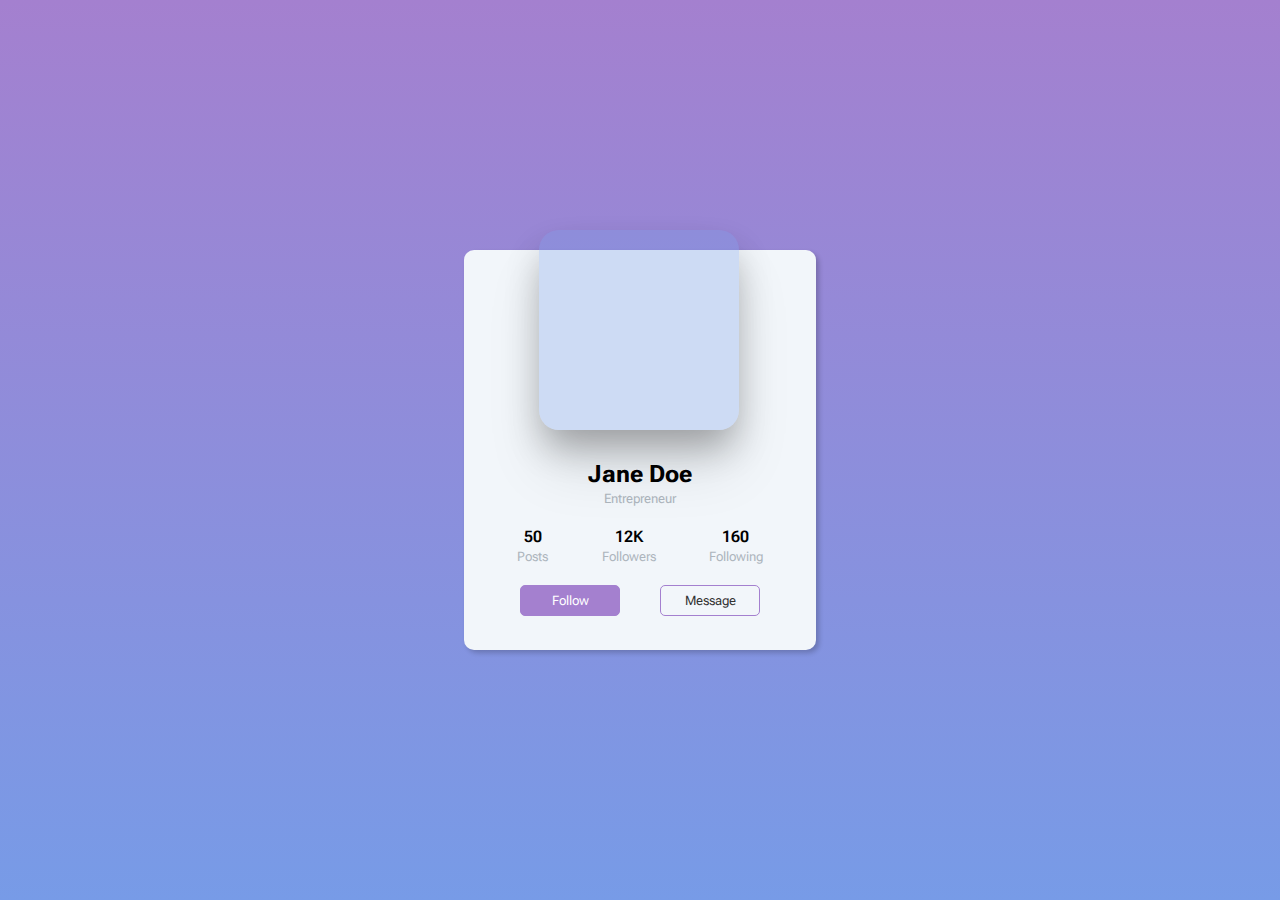
<file: Profile-ID-Cards/01-Profile-Card-UI/index.html>
<!DOCTYPE html>
<html lang="en">
<head>
    <meta charset="UTF-8">
    <meta name="viewport" content="width=device-width, initial-scale=1.0">
    <link rel="stylesheet" href="style.css">
    <title>Profile Card UI - 01</title>
    <!-- ALL HTML/CSS DESIGN CREATED BY: -->
    <!-- Sidney Shafer 2025 (https://github.com/sidneyshafer)-->
</head>
<body>
    <section class="container">
        <div class="card">
            <div class="img"></div>
        </div>
        <div class="heading">
            <h2>Jane Doe</h2>
            <small>Entrepreneur</small>
        </div>
        <div class="details">
            <div>
                <p>50</p>
                <small>Posts</small>
            </div>
            <div>
                <p>12K</p>
                <small>Followers</small>
            </div>
            <div>
                <p>160</p>
                <small>Following</small>
            </div>
        </div>
        <div class="buttons">
            <button>Follow</button>
            <button>Message</button>
        </div>
    </section>
</body>
</html>
</file>
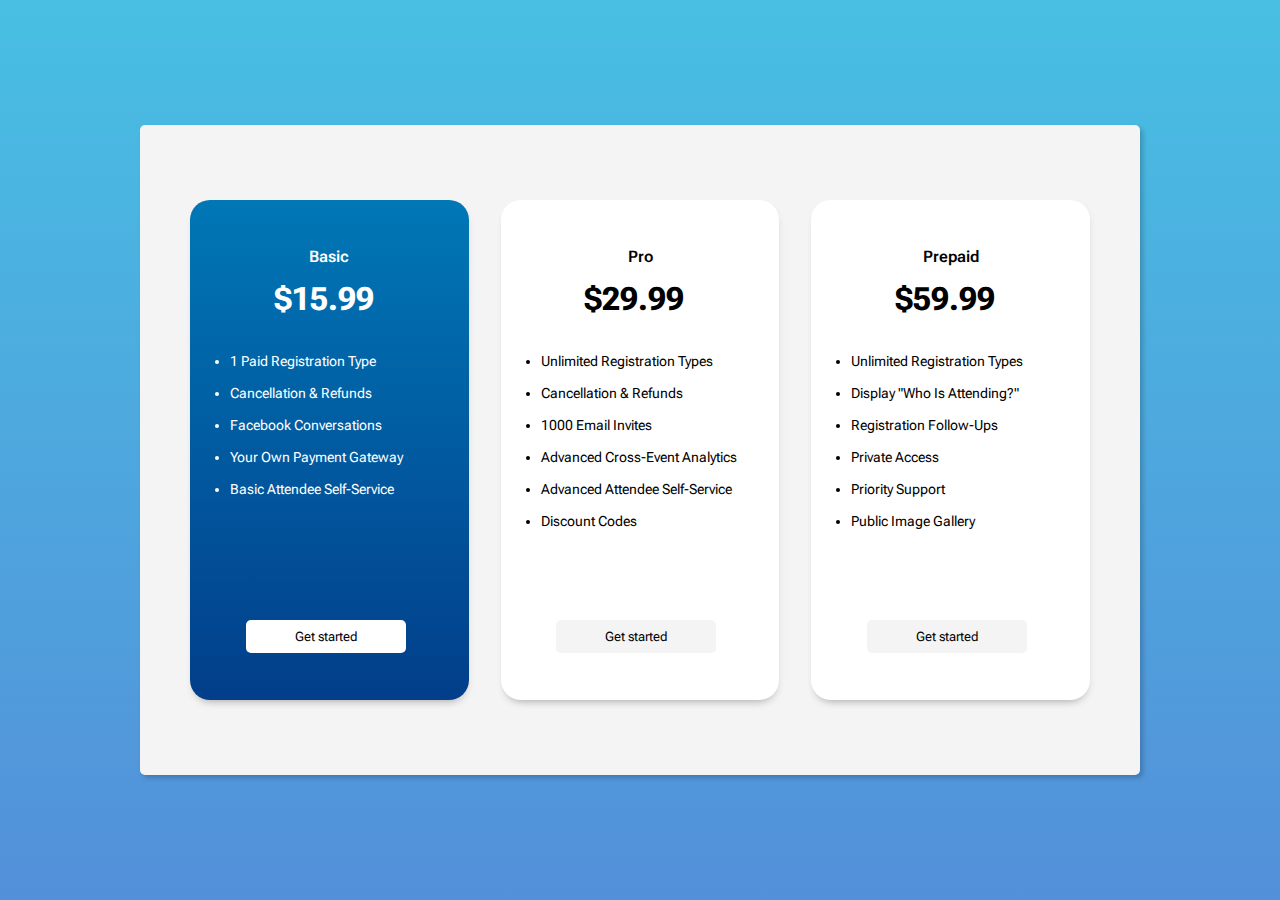
<file: Subscription-Pricing-Cards/03-Cards/index.html>
<!DOCTYPE html>
<html lang="en">
<head>
    <meta charset="UTF-8">
    <meta name="viewport" content="width=device-width, initial-scale=1.0">
    <link rel="stylesheet" href="style.css">
    <title>Subscription & Pricing Cards - 03</title>
    <!-- ALL HTML/CSS DESIGN CREATED BY: -->
    <!-- Sidney Shafer 2025 (https://github.com/sidneyshafer)-->
</head>
<body>
    <section class="container">
        <div class="cards">
            <div class="card">
                <div class="title">
                    <p>Basic</p>
                </div>
                <div class="main-content">
                    <h2>$15.99</h2>
                </div>
                <div class="details">
                    <ul>
                        <li>1 Paid Registration Type</li>
                        <li>Cancellation & Refunds</li>
                        <li>Facebook Conversations</li>
                        <li>Your Own Payment Gateway</li>
                        <li>Basic Attendee Self-Service</li>
                    </ul>
                    <button>Get started</button>
                </div>
            </div>
            <div class="card">
                <div class="title">
                    <p>Pro</p>
                </div>
                <div class="main-content">
                    <h2>$29.99</h2>
                </div>
                <div class="details">
                    <ul>
                        <li>Unlimited Registration Types</li>
                        <li>Cancellation & Refunds</li>
                        <li>1000 Email Invites</li>
                        <li>Advanced Cross-Event Analytics</li>
                        <li>Advanced Attendee Self-Service</li>
                        <li>Discount Codes</li>
                    </ul>
                    <button>Get started</button>
                </div>
            </div>
            <div class="card">
                <div class="title">
                    <p>Prepaid</p>
                </div>
                <div class="main-content">
                    <h2>$59.99</h2>
                </div>
                <div class="details">
                    <ul>
                        <li>Unlimited Registration Types</li>
                        <li>Display "Who Is Attending?"</li>
                        <li>Registration Follow-Ups</li>
                        <li>Private Access</li>
                        <li>Priority Support</li>
                        <li>Public Image Gallery</li>
                    </ul>
                    <button>Get started</button>
                </div>
            </div>
        </div>
    </section>
</body>
</html>
</file>
<file: Profile-ID-Cards/01-Profile-Card-UI/style.css>
@import url('https://fonts.googleapis.com/css2?family=Roboto+Flex:opsz,wght@8..144,100..1000&display=swap');

* {
    box-sizing: border-box;
    margin: 0;
    padding: 0;
}

body {
    overflow: hidden;
    height: 100vh;
    background: linear-gradient(#a480cf, #779be7);
    display: flex;
    align-items: center;
    justify-content: center;
    margin: 0 auto;
    font-family: 'Roboto Flex', serif;
}

.container {
    background-color: #f2f6fa;
    border-radius: 10px;
    box-shadow: 3px 3px 5px rgba(0, 0, 0, 0.2);
    width: 22rem;
    height: 25rem;
    position: relative;
}

.card .img {
    background-image: url('https://images.unsplash.com/photo-1494790108377-be9c29b29330?q=80&w=500&auto=format&fit=crop&ixlib=rb-4.0.3&ixid=M3wxMjA3fDB8MHxwaG90by1wYWdlfHx8fGVufDB8fHx8fA%3D%3D');
    width: 200px;
    height: 200px;
    object-fit: cover;
    background-repeat: no-repeat;
    background-size: cover;
    top: -20px;
    left: 75px;
    border-radius: 20px;
    position: relative;
    box-shadow: 
        0 20px 37px -5px rgba(0, 0, 0, 0.3), 
        0 40px 57px -2px rgba(0, 0, 0, 0.1);   
}

.card::after {
    content: '';
    position: absolute;
    top: -20px;
    left: 75px;
    width: 200px;
    height: 200px;
    border-radius: 20px;
    background-color: rgba(119, 155, 231, 0.3);
}

.details, .heading {
    text-align: center;
}

.heading {
    margin-top: 10px;
}

.details {
    display: flex;
    justify-content: space-evenly;
    gap: 30px;
    margin: 20px 30px;
}

.buttons {
    width: 100%;
    display: flex;
    justify-content: center;
}

.buttons button {
    width: 100px;
    margin: 0 20px;
    border: 1px solid #a480cf;
    color: #333;
    background: transparent;
    padding: 7px 10px;
    border-radius: 5px;
    font-family: inherit;
}

.buttons button:nth-child(1) {
    background-color: #a480cf;
    color: #FFF;
}

small {
    color: #adb5bd;
}

.details p {
    font-weight: 600;
}
</file>
<file: Subscription-Pricing-Cards/03-Cards/style.css>
@import url('https://fonts.googleapis.com/css2?family=Roboto+Flex:opsz,wght@8..144,100..1000&display=swap');

* {
    box-sizing: border-box;
    margin: 0;
    padding: 0;
}

body {
    overflow: hidden;
    height: 100vh;
    background: linear-gradient(#48bfe3, #5390d9);
    display: flex;
    align-items: center;
    justify-content: center;
    margin: 0 auto;
    font-family: 'Roboto Flex', serif;
}

.container {
    width: 1000px;
    height: 650px;
    box-shadow: 3px 3px 5px rgba(0, 0, 0, 0.2);    
    border-radius: 5px;
    background-color: #f4f4f4;
    overflow: hidden;
    display: flex;
}

.cards {
    width: 90%;
    margin: 0 auto;
    display: flex;
    align-items: center;
    justify-content: center;
    gap: 2rem;
}

.card {
    background: #FFF;
    text-align: center;
    display: flex;
    flex-direction: column;
    justify-content: space-around;
    height: 500px;
    width: 290px;
    padding: 0 20px;
    border-radius: 20px;
    box-shadow: 
    0 6px 8px -5px rgba(0, 0, 0, 0.3), 
    3px 3px 5px rgba(225, 225, 225, 0.2);
    position: relative;
}

.cards .card:nth-child(1) {
    background: linear-gradient(#0077b6, #023e8a);
    color: #FFF;
}

.card .title {
    font-weight: 600;
}

.card .main-content h2 {
    position: absolute;
    font-size: 2rem;
    top: 80px;
    left: 30%;
}

.card .details {
    text-align: left;
    position: relative;
    height: 200px;
}

.card .details ul {
    position: absolute;
    top: -100px;
    left: 0;
    margin: 0 20px;
    font-size: 14px;
    display: flex;
    flex-direction: column;
    gap: 1rem;
}

.card .details button {
    position: absolute;
    bottom: 0;
    left: 15%;
    width: 10rem;
    background-color: #f4f4f4;
    border-radius: 5px;
    padding: 9px 10px;
    border: none;
    font-family: inherit;
}

.cards .card:nth-child(1) button {
    background-color: #FFF;
}
</file>
